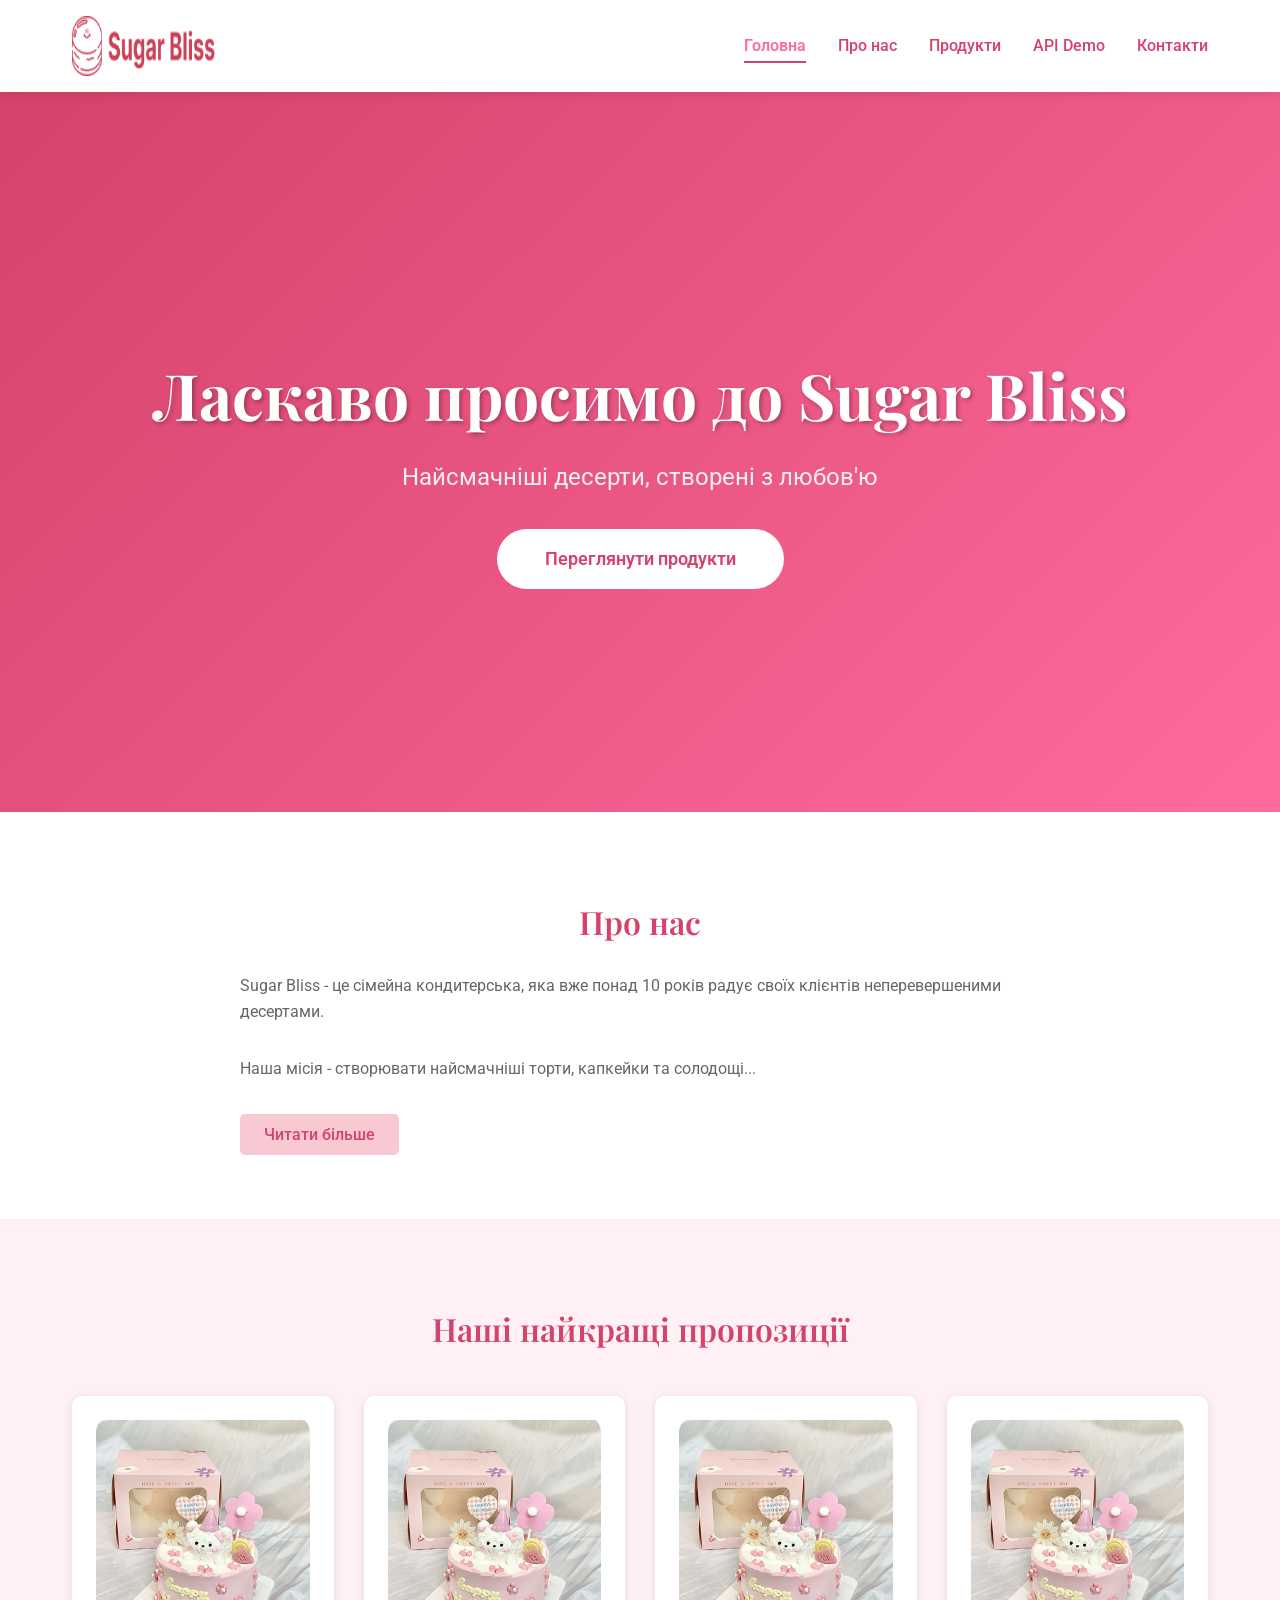
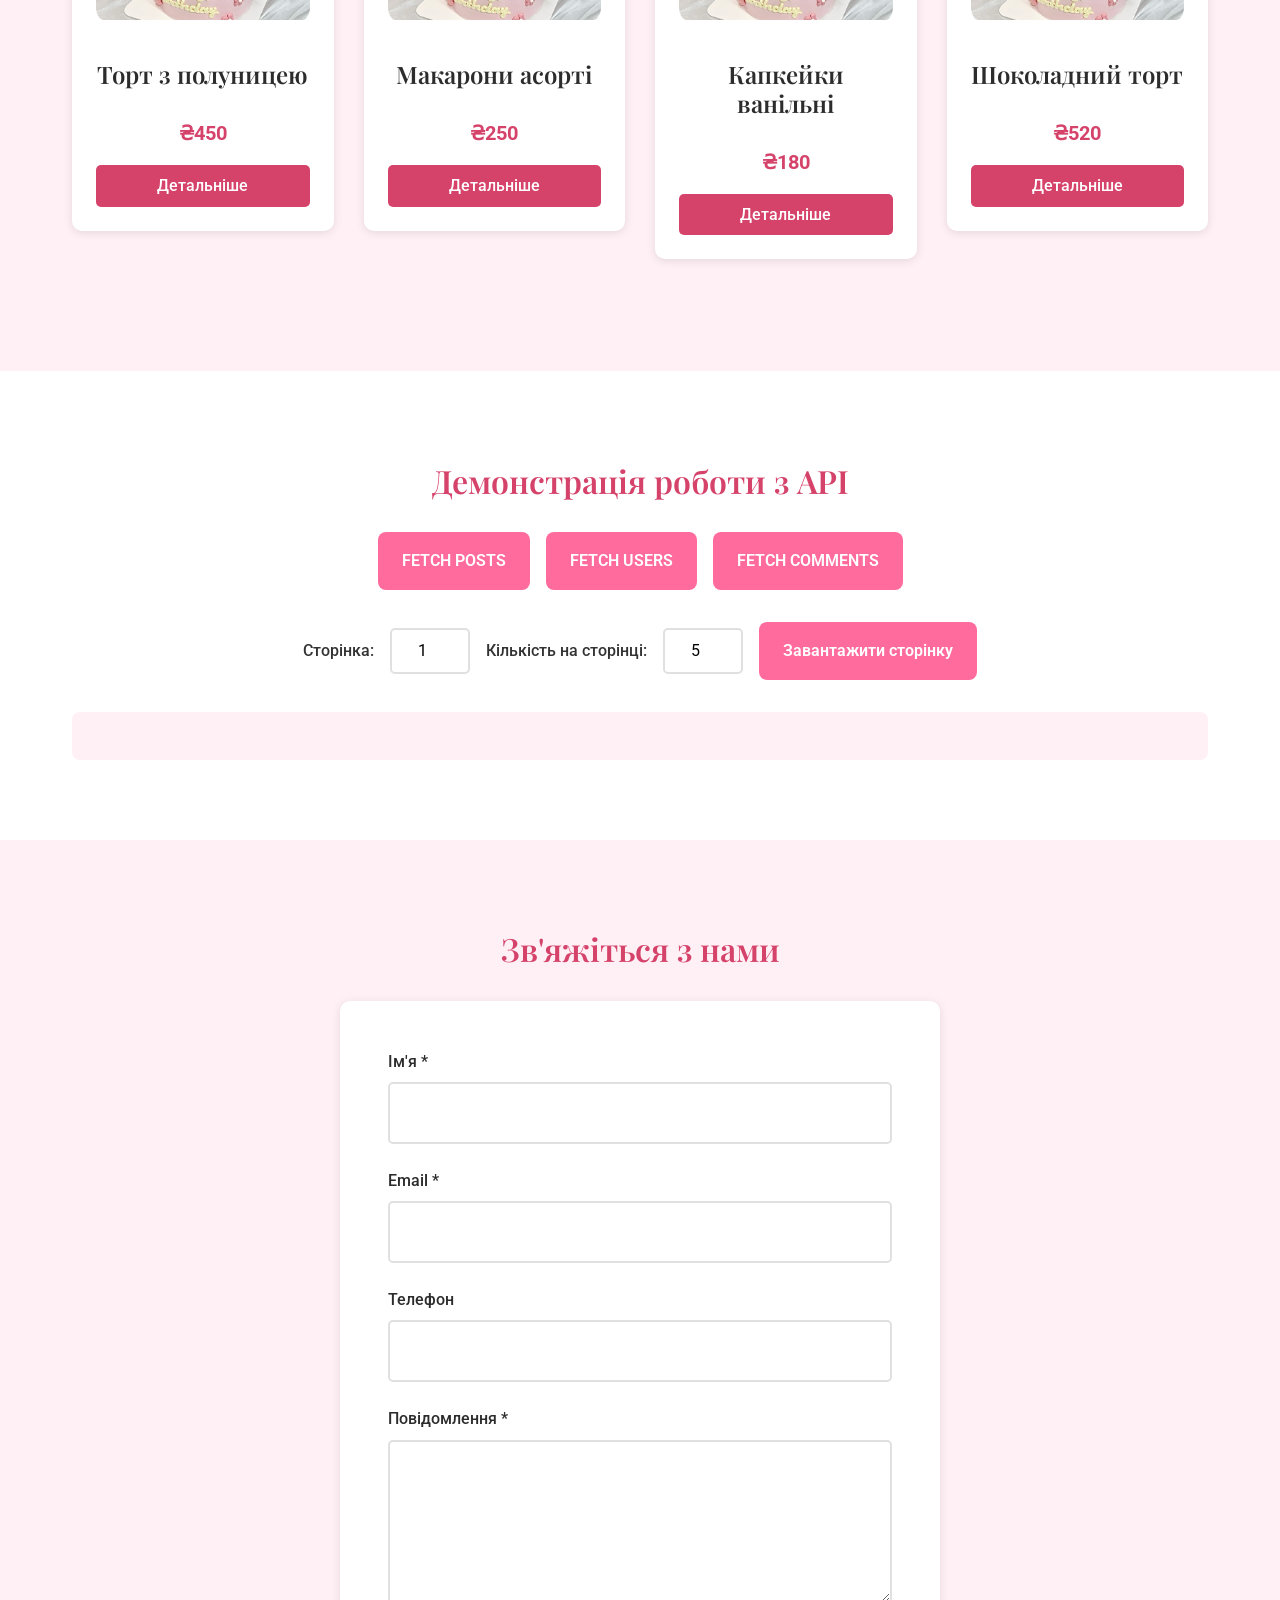
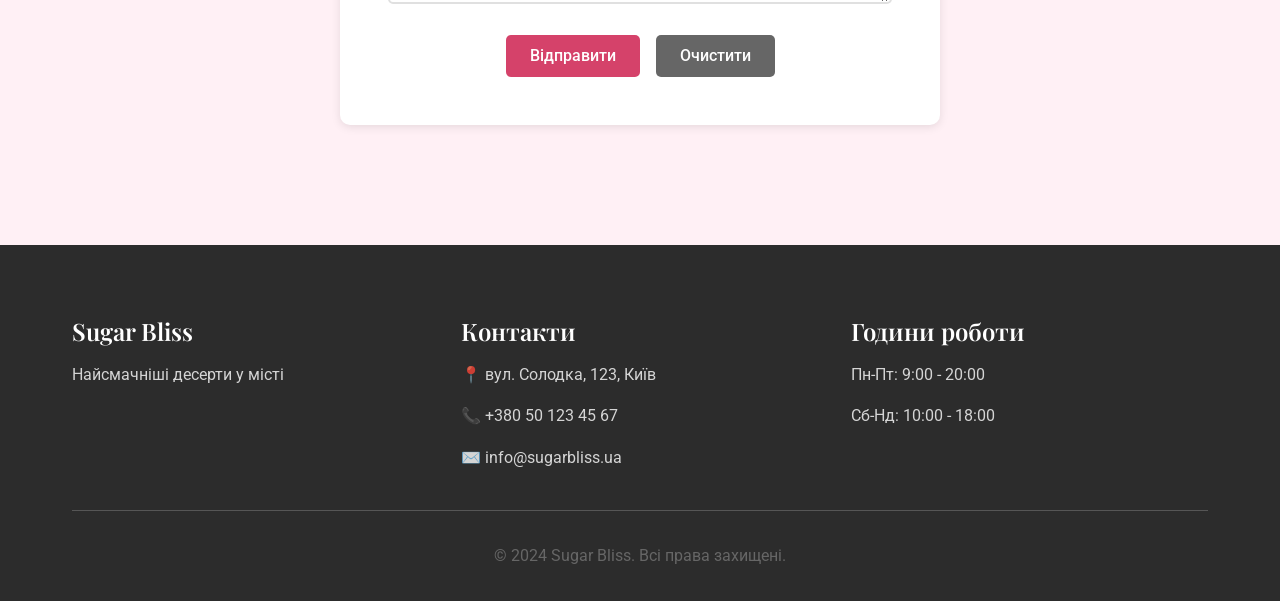
<file: index.html>
<!DOCTYPE html>
<html lang="uk">
<head>
    <meta charset="UTF-8">
    <meta name="viewport" content="width=device-width, initial-scale=1.0">
    <title>Sugar Bliss - Комплексна лабораторна робота</title>
    <link rel="stylesheet" href="css/normalize.css">
    <link rel="stylesheet" href="css/styles.css">
    <link href="https://fonts.googleapis.com/css2?family=Roboto:wght@300;400;500;700&family=Playfair+Display:wght@400;600;700&display=swap" rel="stylesheet">
    <link rel="icon" href="images/favicon.ico" type="image/x-icon">
    
    <!-- Підключення стилів Swiper -->
    <link rel="stylesheet" href="https://unpkg.com/swiper/swiper-bundle.min.css">
</head>
<body>
    <!-- Header з логотипом та навігацією -->
    <header class="header">
        <div class="container">
            <div class="header-content">
                <div class="logo">
                    <a href="index.html">
                        <img src="images/logo.png" alt="Sugar Bliss Logo" width="150" height="60">
                    </a>
                </div>
                
                <!-- Desktop Navigation -->
                <nav class="desktop-nav">
                    <ul class="nav-list">
                        <li><a href="#hero">Головна</a></li>
                        <li><a href="#about">Про нас</a></li>
                        <li><a href="#products">Продукти</a></li>
                        <li><a href="#api-section">API Demo</a></li>
                        <li><a href="#contact">Контакти</a></li>
                    </ul>
                </nav>
                
                <!-- Mobile Menu Button -->
                <button class="mobile-menu-toggle" aria-label="Відкрити меню">
                    <span></span>
                    <span></span>
                    <span></span>
                </button>
            </div>
            
            <!-- Mobile Navigation -->
            <nav class="mobile-nav">
                <ul class="mobile-nav-list">
                    <li><a href="#hero">Головна</a></li>
                    <li><a href="#about">Про нас</a></li>
                    <li><a href="#products">Продукти</a></li>
                    <li><a href="#api-section">API Demo</a></li>
                    <li><a href="#contact">Контакти</a></li>
                </ul>
            </nav>
        </div>
    </header>

    <main>
        <!-- Hero Section -->
        <section id="hero" class="hero-section">
            <div class="container">
                <div class="hero-content">
                    <h1 class="hero-title">Ласкаво просимо до Sugar Bliss</h1>
                    <p class="hero-description">Найсмачніші десерти, створені з любов'ю</p>
                    <button class="cta-button" data-scroll-to="#products">Переглянути продукти</button>
                </div>
            </div>
        </section>

        <!-- About Section with expandable text -->
        <section id="about" class="about-section section">
            <div class="container">
                <h2>Про нас</h2>
                <div class="about-content">
                    <p>Sugar Bliss - це сімейна кондитерська, яка вже понад 10 років радує своїх клієнтів неперевершеними десертами.</p>
                    
                    <div class="expandable-text">
                        <div class="text-content">
                            <p class="short-text">Наша місія - створювати найсмачніші торти, капкейки та солодощі...</p>
                            <div class="full-text hidden">
                                <p>Наша місія - створювати найсмачніші торти, капкейки та солодощі, які принесуть радість у ваше життя. Ми використовуємо тільки найкращі інгредієнти: натуральне масло, свіжі яйця, якісний шоколад та сезонні фрукти.</p>
                                <p>Кожен наш десерт - це витвір мистецтва, створений із любов'ю та увагою до деталей. Наша команда досвідчених кондитерів щодня працює над тим, щоб ваші свята стали незабутніми.</p>
                                <p>Ми пишаємося тим, що можемо створити індивідуальні торти для будь-якої події: дні народження, весілля, корпоративні заходи. Довіртеся нам свої найважливіші моменти!</p>
                            </div>
                        </div>
                        <button class="toggle-text-btn">Читати більше</button>
                    </div>
                </div>
            </div>
        </section>

        <!-- Products Section with Swiper -->
        <section id="products" class="products-section section">
            <div class="container">
                <h2>Наші найкращі пропозиції</h2>
                
                <div class="swiper-container">
                    <div class="swiper-wrapper">
                        <div class="swiper-slide">
                            <div class="product-item">
                                <img src="images/product1.png" alt="Торт з полуницею" width="300" height="300">
                                <h3>Торт з полуницею</h3>
                                <p class="price">₴450</p>
                                <button class="open-modal-btn" data-modal="modal1">Детальніше</button>
                            </div>
                        </div>
                        <div class="swiper-slide">
                            <div class="product-item">
                                <img src="images/product2.png" alt="Макарони" width="300" height="300">
                                <h3>Макарони асорті</h3>
                                <p class="price">₴250</p>
                                <button class="open-modal-btn" data-modal="modal2">Детальніше</button>
                            </div>
                        </div>
                        <div class="swiper-slide">
                            <div class="product-item">
                                <img src="images/product3.png" alt="Капкейки" width="300" height="300">
                                <h3>Капкейки ванільні</h3>
                                <p class="price">₴180</p>
                                <button class="open-modal-btn" data-modal="modal3">Детальніше</button>
                            </div>
                        </div>
                        <div class="swiper-slide">
                            <div class="product-item">
                                <img src="images/product4.png" alt="Шоколадний торт" width="300" height="300">
                                <h3>Шоколадний торт</h3>
                                <p class="price">₴520</p>
                                <button class="open-modal-btn" data-modal="modal4">Детальніше</button>
                            </div>
                        </div>
                    </div>
                    
                    <!-- Navigation buttons -->
                    <div class="swiper-button-next"></div>
                    <div class="swiper-button-prev"></div>
                    
                    <!-- Pagination -->
                    <div class="swiper-pagination"></div>
                </div>
            </div>
        </section>

        <!-- API Demo Section (ЛР 4) -->
        <section id="api-section" class="api-section section">
            <div class="container">
                <h2>Демонстрація роботи з API</h2>
                
                <div class="api-controls">
                    <button id="fetch-posts-btn" class="api-btn">FETCH POSTS</button>
                    <button id="fetch-users-btn" class="api-btn">FETCH USERS</button>
                    <button id="fetch-comments-btn" class="api-btn">FETCH COMMENTS</button>
                </div>
                
                <div class="pagination-controls">
                    <label for="page-input">Сторінка:</label>
                    <input type="number" id="page-input" min="1" value="1" placeholder="Введіть номер сторінки">
                    <label for="limit-input">Кількість на сторінці:</label>
                    <input type="number" id="limit-input" min="1" max="20" value="5" placeholder="Введіть кількість">
                    <button id="load-page-btn" class="api-btn">Завантажити сторінку</button>
                </div>
                
                <div class="api-results" id="api-results">
                    <!-- Результати API запитів -->
                </div>
                
                <div class="pagination-info" id="pagination-info">
                    <!-- Інформація про пагінацію -->
                </div>
            </div>
        </section>

        <!-- Contact Form Section -->
        <section id="contact" class="contact-section section">
            <div class="container">
                <h2>Зв'яжіться з нами</h2>
                
                <form class="contact-form" id="contact-form">
                    <div class="form-group">
                        <label for="name">Ім'я *</label>
                        <input type="text" id="name" name="name" required>
                        <span class="error-message" id="name-error"></span>
                    </div>
                    
                    <div class="form-group">
                        <label for="email">Email *</label>
                        <input type="email" id="email" name="email" required>
                        <span class="error-message" id="email-error"></span>
                    </div>
                    
                    <div class="form-group">
                        <label for="phone">Телефон</label>
                        <input type="tel" id="phone" name="phone">
                        <span class="error-message" id="phone-error"></span>
                    </div>
                    
                    <div class="form-group">
                        <label for="message">Повідомлення *</label>
                        <textarea id="message" name="message" rows="5" required></textarea>
                        <span class="error-message" id="message-error"></span>
                    </div>
                    
                    <div class="form-actions">
                        <button type="submit" class="submit-btn">Відправити</button>
                        <button type="reset" class="reset-btn">Очистити</button>
                    </div>
                </form>
                
                <div class="form-result" id="form-result"></div>
            </div>
        </section>
    </main>

    <!-- Footer -->
    <footer class="footer">
        <div class="container">
            <div class="footer-content">
                <div class="footer-section">
                    <h3>Sugar Bliss</h3>
                    <p>Найсмачніші десерти у місті</p>
                </div>
                <div class="footer-section">
                    <h3>Контакти</h3>
                    <p>📍 вул. Солодка, 123, Київ</p>
                    <p>📞 +380 50 123 45 67</p>
                    <p>✉️ info@sugarbliss.ua</p>
                </div>
                <div class="footer-section">
                    <h3>Години роботи</h3>
                    <p>Пн-Пт: 9:00 - 20:00</p>
                    <p>Сб-Нд: 10:00 - 18:00</p>
                </div>
            </div>
            <div class="footer-bottom">
                <p>&copy; 2024 Sugar Bliss. Всі права захищені.</p>
            </div>
        </div>
    </footer>

    <!-- Модальні вікна -->
    <div id="modal1" class="modal">
        <div class="modal-content">
            <span class="close-btn">&times;</span>
            <h2>Торт з полуницею</h2>
            <img src="images/product1.png" alt="Торт з полуницею" width="400" height="300">
            <p><strong>Опис:</strong> Ніжний бісквітний торт з натуральним кремом і свіжою полуницею. Ідеальний вибір для святкування дня народження або романтичної вечері.</p>
            <p><strong>Інгредієнти:</strong> борошно, яйця, цукор, масло, полуниця, вершки, ваніль</p>
            <p><strong>Ціна:</strong> ₴450</p>
            <button class="order-btn">Замовити</button>
        </div>
    </div>

    <div id="modal2" class="modal">
        <div class="modal-content">
            <span class="close-btn">&times;</span>
            <h2>Макарони асорті</h2>
            <img src="images/product2.png" alt="Макарони" width="400" height="300">
            <p><strong>Опис:</strong> Набір із 12 різнокольорових макаронів з унікальними смаками: ваніль, шоколад, полуниця, лимон, лаванда, роза.</p>
            <p><strong>Ціна:</strong> ₴250</p>
            <button class="order-btn">Замовити</button>
        </div>
    </div>

    <div id="modal3" class="modal">
        <div class="modal-content">
            <span class="close-btn">&times;</span>
            <h2>Капкейки ванільні</h2>
            <img src="images/product3.png" alt="Капкейки" width="400" height="300">
            <p><strong>Опис:</strong> Набір із 6 ванільних капкейків з масляним кремом і красивими декораціями. Ідеально підходять для дитячих свят.</p>
            <p><strong>Ціна:</strong> ₴180</p>
            <button class="order-btn">Замовити</button>
        </div>
    </div>

    <div id="modal4" class="modal">
        <div class="modal-content">
            <span class="close-btn">&times;</span>
            <h2>Шоколадний торт</h2>
            <img src="images/product4.png" alt="Шоколадний торт" width="400" height="300">
            <p><strong>Опис:</strong> Багатошаровий шоколадний торт з ганашем і горіховою начинкою. Справжня насолода для любителів шоколаду.</p>
            <p><strong>Ціна:</strong> ₴520</p>
            <button class="order-btn">Замовити</button>
        </div>
    </div>

    <!-- Скрипти -->
    <script src="js/mobile-menu.js"></script>
    <script src="js/modal.js"></script>
    <script src="js/form-handler.js"></script>
    <script src="js/text-toggle.js"></script>
    <script src="js/api-handler.js"></script>
    <script src="js/smooth-scroll.js"></script>
    
    <!-- Підключення Swiper.js -->
    <script src="https://unpkg.com/swiper/swiper-bundle.min.js"></script>
    <script src="js/swiper-init.js"></script>
</body>
</html>
</file>
<file: css/styles.css>
/* CSS Variables */
:root {
    --primary-color: #d5426a;
    --secondary-color: #f8c8d3;
    --accent-color: #ff6b9d;
    --dark-color: #2c2c2c;
    --text-color: #333;
    --text-light: #666;
    --bg-color: #fff0f5;
    --white: #ffffff;
    --error-color: #e74c3c;
    --success-color: #27ae60;
    --border-color: #e0e0e0;
    --shadow: 0 2px 10px rgba(0, 0, 0, 0.1);
    --shadow-hover: 0 4px 20px rgba(0, 0, 0, 0.15);
    
    /* Typography */
    --font-primary: 'Roboto', sans-serif;
    --font-secondary: 'Playfair Display', serif;
    --font-size-small: 0.875rem;
    --font-size-base: 1rem;
    --font-size-lg: 1.125rem;
    --font-size-xl: 1.25rem;
    --font-size-2xl: 1.5rem;
    --font-size-3xl: 2rem;
    --font-size-4xl: 2.5rem;
    
    /* Spacing */
    --spacing-xs: 0.25rem;
    --spacing-sm: 0.5rem;
    --spacing-md: 1rem;
    --spacing-lg: 1.5rem;
    --spacing-xl: 2rem;
    --spacing-2xl: 3rem;
    --spacing-3xl: 4rem;
    
    /* Breakpoints */
    --mobile: 480px;
    --tablet: 768px;
    --desktop: 1024px;
    --large: 1200px;
}

/* Base Styles */
body {
    font-family: var(--font-primary);
    font-size: var(--font-size-base);
    line-height: 1.6;
    color: var(--text-color);
    background-color: var(--bg-color);
    overflow-x: hidden;
}

/* Container */
.container {
    width: 100%;
    max-width: var(--large);
    margin: 0 auto;
    padding: 0 var(--spacing-md);
}

/* Section */
.section {
    padding: var(--spacing-3xl) 0;
}

/* Typography */
h1, h2, h3, h4, h5, h6 {
    font-family: var(--font-secondary);
    color: var(--primary-color);
    line-height: 1.2;
    margin-bottom: var(--spacing-md);
}

h1 {
    font-size: var(--font-size-4xl);
    font-weight: 700;
}

h2 {
    font-size: var(--font-size-3xl);
    font-weight: 600;
    text-align: center;
    margin-bottom: var(--spacing-xl);
}

h3 {
    font-size: var(--font-size-2xl);
    font-weight: 600;
}

p {
    margin-bottom: var(--spacing-md);
    color: var(--text-light);
}

a {
    color: var(--primary-color);
    text-decoration: none;
    transition: color 0.3s ease;
}

a:hover {
    color: var(--accent-color);
}

/* Buttons */
button, .btn {
    display: inline-block;
    padding: var(--spacing-sm) var(--spacing-lg);
    border: none;
    border-radius: 5px;
    font-family: var(--font-primary);
    font-size: var(--font-size-base);
    font-weight: 500;
    text-align: center;
    cursor: pointer;
    transition: all 0.3s ease;
    text-decoration: none;
}

.btn-primary, button {
    background-color: var(--primary-color);
    color: var(--white);
}

.btn-primary:hover, button:hover {
    background-color: var(--accent-color);
    transform: translateY(-2px);
    box-shadow: var(--shadow-hover);
}

.btn-secondary {
    background-color: transparent;
    color: var(--primary-color);
    border: 2px solid var(--primary-color);
}

.btn-secondary:hover {
    background-color: var(--primary-color);
    color: var(--white);
}

/* Header */
.header {
    background-color: var(--white);
    box-shadow: var(--shadow);
    position: sticky;
    top: 0;
    z-index: 1000;
}

.header-content {
    display: flex;
    justify-content: space-between;
    align-items: center;
    padding: var(--spacing-md) 0;
}

.logo img {
    transition: transform 0.3s ease;
}

.logo:hover img {
    transform: scale(1.05);
}

/* Navigation */
.desktop-nav {
    display: none;
}

.nav-list {
    display: flex;
    list-style: none;
    gap: var(--spacing-xl);
}

.nav-list a {
    font-weight: 500;
    padding: var(--spacing-sm) 0;
    position: relative;
}

.nav-list a::after {
    content: '';
    position: absolute;
    bottom: 0;
    left: 0;
    width: 0;
    height: 2px;
    background-color: var(--primary-color);
    transition: width 0.3s ease;
}

.nav-list a:hover::after {
    width: 100%;
}

/* Mobile Menu */
.mobile-menu-toggle {
    display: flex;
    flex-direction: column;
    gap: 4px;
    background: none;
    border: none;
    padding: var(--spacing-sm);
}

.mobile-menu-toggle span {
    width: 25px;
    height: 3px;
    background-color: var(--primary-color);
    transition: all 0.3s ease;
}

.mobile-menu-toggle.active span:nth-child(1) {
    transform: rotate(45deg) translate(5px, 5px);
}

.mobile-menu-toggle.active span:nth-child(2) {
    opacity: 0;
}

.mobile-menu-toggle.active span:nth-child(3) {
    transform: rotate(-45deg) translate(7px, -6px);
}

.mobile-nav {
    display: none;
    background-color: var(--white);
    box-shadow: var(--shadow);
    position: absolute;
    top: 100%;
    left: 0;
    right: 0;
    z-index: 999;
}

.mobile-nav.active {
    display: block;
    animation: slideDown 0.3s ease;
}

.mobile-nav-list {
    list-style: none;
    padding: var(--spacing-md) 0;
}

.mobile-nav-list li {
    border-bottom: 1px solid var(--border-color);
}

.mobile-nav-list a {
    display: block;
    padding: var(--spacing-md) var(--spacing-lg);
    font-weight: 500;
}

/* Hero Section */
.hero-section {
    background: linear-gradient(135deg, var(--primary-color), var(--accent-color));
    color: var(--white);
    text-align: center;
    padding: var(--spacing-3xl) 0;
    min-height: 70vh;
    display: flex;
    align-items: center;
}

.hero-title {
    color: var(--white);
    margin-bottom: var(--spacing-lg);
    text-shadow: 2px 2px 4px rgba(0, 0, 0, 0.3);
}

.hero-description {
    font-size: var(--font-size-xl);
    margin-bottom: var(--spacing-xl);
    color: rgba(255, 255, 255, 0.9);
}

.cta-button {
    background-color: var(--white);
    color: var(--primary-color);
    padding: var(--spacing-md) var(--spacing-2xl);
    font-size: var(--font-size-lg);
    font-weight: 600;
    border-radius: 50px;
}

.cta-button:hover {
    background-color: var(--secondary-color);
    transform: translateY(-3px);
}

/* About Section */
.about-section {
    background-color: var(--white);
}

.about-content {
    max-width: 800px;
    margin: 0 auto;
    text-align: center;
}

.expandable-text {
    margin-top: var(--spacing-xl);
}

.full-text {
    transition: all 0.5s ease;
    overflow: hidden;
}

.full-text.hidden {
    max-height: 0;
    opacity: 0;
}

.full-text:not(.hidden) {
    max-height: 500px;
    opacity: 1;
    margin-top: var(--spacing-md);
}

.toggle-text-btn {
    margin-top: var(--spacing-md);
    background-color: var(--secondary-color);
    color: var(--primary-color);
}

/* Products Section */
.products-section {
    background-color: var(--bg-color);
}

.swiper-container {
    padding: var(--spacing-md) 0 var(--spacing-2xl);
}

.product-item {
    background-color: var(--white);
    padding: var(--spacing-lg);
    border-radius: 10px;
    box-shadow: var(--shadow);
    text-align: center;
    transition: transform 0.3s ease, box-shadow 0.3s ease;
    height: 100%;
    display: flex;
    flex-direction: column;
}

.product-item:hover {
    transform: translateY(-5px);
    box-shadow: var(--shadow-hover);
}

.product-item img {
    width: 100%;
    height: 200px;
    object-fit: cover;
    border-radius: 8px;
    margin-bottom: var(--spacing-md);
}

.product-item h3 {
    color: var(--dark-color);
    margin-bottom: var(--spacing-sm);
}

.price {
    font-size: var(--font-size-xl);
    font-weight: 700;
    color: var(--primary-color);
    margin-bottom: var(--spacing-md);
}

.product-item button {
    margin-top: auto;
}

.swiper-button-next,
.swiper-button-prev {
    color: var(--primary-color);
}

.swiper-pagination-bullet-active {
    background-color: var(--primary-color);
}

/* API Section */
.api-section {
    background-color: var(--white);
}

.api-controls {
    display: flex;
    gap: var(--spacing-md);
    justify-content: center;
    margin-bottom: var(--spacing-xl);
    flex-wrap: wrap;
}

.api-btn {
    background-color: var(--accent-color);
    padding: var(--spacing-md) var(--spacing-lg);
    font-weight: 600;
    border-radius: 8px;
}

.pagination-controls {
    display: flex;
    gap: var(--spacing-md);
    align-items: center;
    justify-content: center;
    margin-bottom: var(--spacing-xl);
    flex-wrap: wrap;
}

.pagination-controls label {
    font-weight: 500;
}

.pagination-controls input {
    padding: var(--spacing-sm);
    border: 2px solid var(--border-color);
    border-radius: 5px;
    width: 80px;
    text-align: center;
}

.api-results {
    background-color: var(--bg-color);
    border-radius: 8px;
    padding: var(--spacing-lg);
    max-height: 400px;
    overflow-y: auto;
    margin-bottom: var(--spacing-md);
}

.api-item {
    background-color: var(--white);
    padding: var(--spacing-md);
    margin-bottom: var(--spacing-md);
    border-radius: 5px;
    border-left: 4px solid var(--primary-color);
}

.api-item h4 {
    color: var(--dark-color);
    margin-bottom: var(--spacing-sm);
}

.pagination-info {
    text-align: center;
    font-weight: 500;
    color: var(--text-light);
}

/* Contact Form */
.contact-section {
    background-color: var(--bg-color);
}

.contact-form {
    max-width: 600px;
    margin: 0 auto;
    background-color: var(--white);
    padding: var(--spacing-2xl);
    border-radius: 10px;
    box-shadow: var(--shadow);
}

.form-group {
    margin-bottom: var(--spacing-lg);
}

.form-group label {
    display: block;
    margin-bottom: var(--spacing-sm);
    font-weight: 500;
    color: var(--dark-color);
}

.form-group input,
.form-group textarea {
    width: 100%;
    padding: var(--spacing-md);
    border: 2px solid var(--border-color);
    border-radius: 5px;
    font-family: var(--font-primary);
    font-size: var(--font-size-base);
    transition: border-color 0.3s ease;
}

.form-group input:focus,
.form-group textarea:focus {
    outline: none;
    border-color: var(--primary-color);
}

.form-group input.error,
.form-group textarea.error {
    border-color: var(--error-color);
}

.error-message {
    display: block;
    color: var(--error-color);
    font-size: var(--font-size-small);
    margin-top: var(--spacing-xs);
}

.form-actions {
    display: flex;
    gap: var(--spacing-md);
    justify-content: center;
}

.submit-btn {
    background-color: var(--primary-color);
}

.reset-btn {
    background-color: var(--text-light);
}

.form-result {
    margin-top: var(--spacing-lg);
    padding: var(--spacing-md);
    border-radius: 5px;
    text-align: center;
    font-weight: 500;
}

.form-result.success {
    background-color: var(--success-color);
    color: var(--white);
}

.form-result.error {
    background-color: var(--error-color);
    color: var(--white);
}

/* Modal */
.modal {
    display: none;
    position: fixed;
    z-index: 2000;
    left: 0;
    top: 0;
    width: 100%;
    height: 100%;
    background-color: rgba(0, 0, 0, 0.5);
    backdrop-filter: blur(5px);
    animation: fadeIn 0.3s ease;
}

.modal-content {
    background-color: var(--white);
    margin: 5% auto;
    padding: var(--spacing-2xl);
    border-radius: 10px;
    box-shadow: var(--shadow-hover);
    width: 90%;
    max-width: 500px;
    position: relative;
    animation: slideIn 0.3s ease;
}

.close-btn {
    position: absolute;
    top: var(--spacing-md);
    right: var(--spacing-lg);
    color: var(--text-light);
    font-size: 28px;
    font-weight: bold;
    cursor: pointer;
    transition: color 0.3s ease;
}

.close-btn:hover {
    color: var(--dark-color);
}

.modal-content img {
    width: 100%;
    height: 200px;
    object-fit: cover;
    border-radius: 8px;
    margin: var(--spacing-md) 0;
}

.order-btn {
    width: 100%;
    margin-top: var(--spacing-md);
    background-color: var(--accent-color);
}

/* Footer */
.footer {
    background-color: var(--dark-color);
    color: var(--white);
    padding: var(--spacing-2xl) 0 var(--spacing-md);
}

.footer-content {
    display: grid;
    grid-template-columns: repeat(auto-fit, minmax(250px, 1fr));
    gap: var(--spacing-xl);
    margin-bottom: var(--spacing-xl);
}

.footer-section h3 {
    color: var(--white);
    margin-bottom: var(--spacing-md);
}

.footer-section p {
    color: rgba(255, 255, 255, 0.8);
    margin-bottom: var(--spacing-sm);
}

.footer-bottom {
    text-align: center;
    padding-top: var(--spacing-md);
    border-top: 1px solid rgba(255, 255, 255, 0.2);
}

/* Animations */
@keyframes fadeIn {
    from { opacity: 0; }
    to { opacity: 1; }
}

@keyframes slideIn {
    from {
        opacity: 0;
        transform: translateY(-50px);
    }
    to {
        opacity: 1;
        transform: translateY(0);
    }
}

@keyframes slideDown {
    from {
        opacity: 0;
        transform: translateY(-20px);
    }
    to {
        opacity: 1;
        transform: translateY(0);
    }
}

@keyframes bounce {
    0%, 20%, 50%, 80%, 100% {
        transform: translateY(0);
    }
    40% {
        transform: translateY(-10px);
    }
    60% {
        transform: translateY(-5px);
    }
}

.bounce {
    animation: bounce 1s ease-in-out;
}

/* Media Queries - Mobile First */

/* Small screens (480px and up) */
@media (min-width: 480px) {
    .container {
        padding: 0 var(--spacing-lg);
    }
    
    .api-controls,
    .pagination-controls {
        justify-content: center;
    }
    
    .form-actions {
        flex-direction: row;
    }
}

/* Medium screens (768px and up) */
@media (min-width: 768px) {
    .desktop-nav {
        display: block;
    }
    
    .mobile-menu-toggle {
        display: none;
    }
    
    .hero-title {
        font-size: 3.5rem;
    }
    
    .hero-description {
        font-size: var(--font-size-2xl);
    }
    
    .about-content {
        text-align: left;
    }
    
    .footer-content {
        grid-template-columns: repeat(3, 1fr);
    }
}

/* Large screens (1024px and up) */
@media (min-width: 1024px) {
    .section {
        padding: var(--spacing-3xl) 0;
    }
    
    .hero-section {
        min-height: 80vh;
    }
    
    .container {
        padding: 0 var(--spacing-xl);
    }
}

/* Extra large screens (1200px and up) */
@media (min-width: 1200px) {
    .hero-title {
        font-size: 4rem;
    }
}

/* High DPI screens */
@media (min-resolution: 2dppx) {
    /* Styles for high-resolution screens */
    .product-item img,
    .modal-content img {
        image-rendering: -webkit-optimize-contrast;
        image-rendering: crisp-edges;
    }
}

/* Print styles */
@media print {
    .header,
    .mobile-nav,
    .api-section,
    .footer {
        display: none;
    }
    
    .section {
        padding: var(--spacing-md) 0;
    }
    
    body {
        background-color: white;
        color: black;
    }
}

/* Reduced motion */
@media (prefers-reduced-motion: reduce) {
    * {
        animation-duration: 0.01ms !important;
        animation-iteration-count: 1 !important;
        transition-duration: 0.01ms !important;
    }
}

/* Dark mode support */
@media (prefers-color-scheme: dark) {
    :root {
        --bg-color: #1a1a1a;
        --white: #2d2d2d;
        --text-color: #e0e0e0;
        --text-light: #b0b0b0;
        --border-color: #404040;
    }
}
</file>
